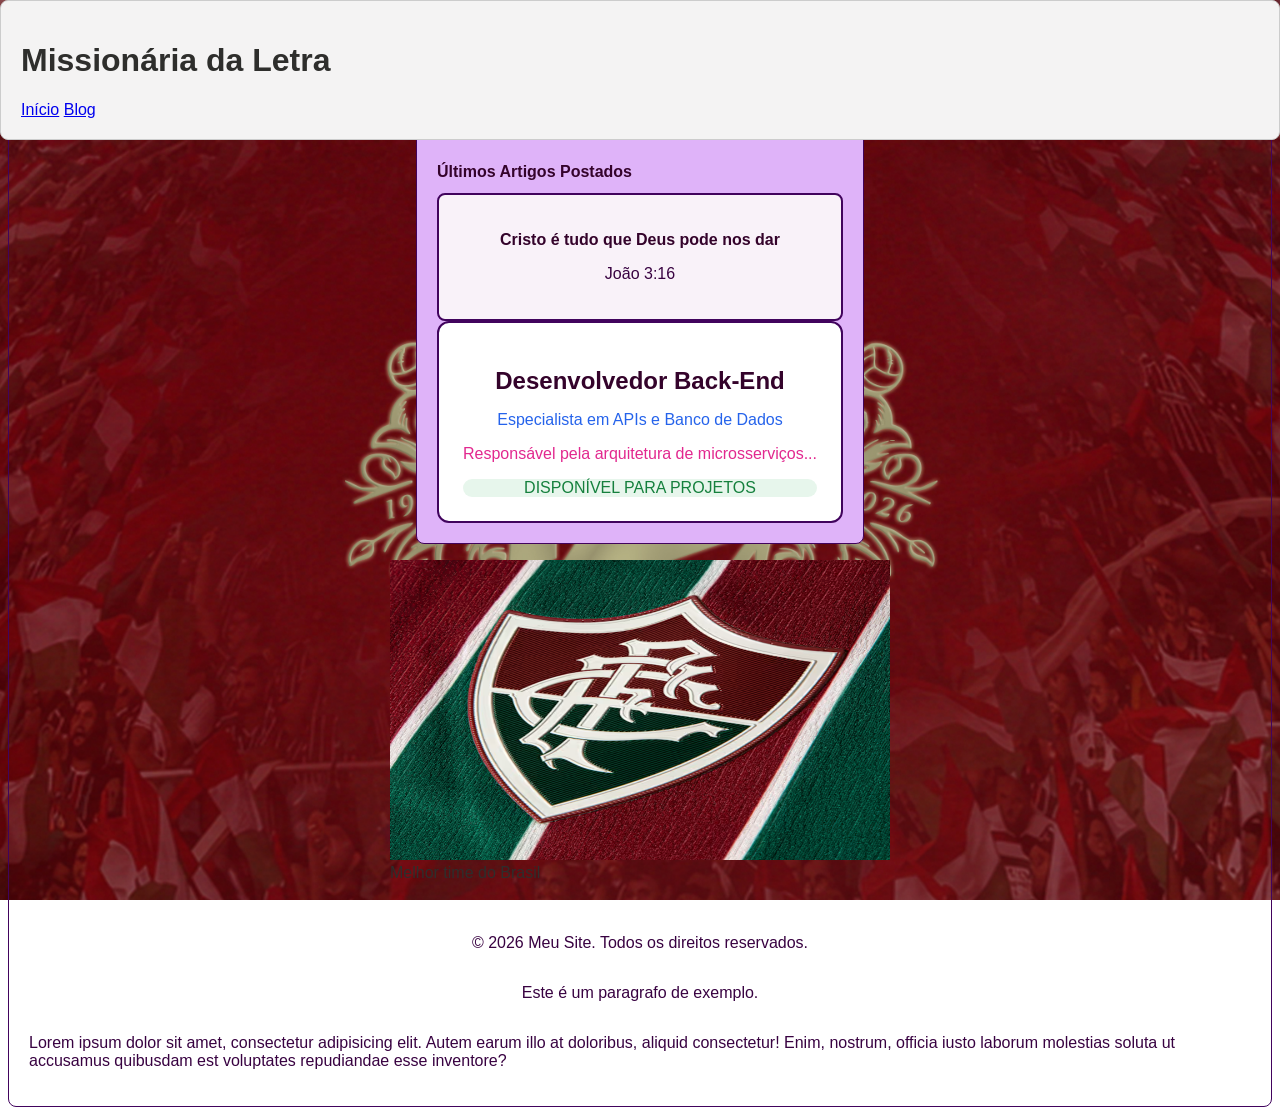
<file: index.html>
<!-- Declaração da versão HTML5 para o navegador -->
<!DOCTYPE html>

<!-- Elemento raiz com definição do idioma -->
<html lang="pt-br">

<!-- Início da seção de configurações e metadados (não visível na página) -->
<head>

<!-- Define a codificação para suporte correto a acentuação -->
    <meta charset="UTF-8">

    <!-- Configura a escala da tela para dispositivos móveis -->
    <meta name="viewport" content="width=device-width, initial-scale=1.0">

    <!-- Define o título que será exibido na aba do navegador -->
    <title>Document</title>
</head>

<!-- Início do corpo da página -->
<body>

    <!-- Título principal da página -->
   <!DOCTYPE html>
<html lang="pt-BR">
    <head>
        <meta charset="UTF-8">
        <title>Exemplo Semântico</title>
        <link rel="stylesheet" href="style.css">
    </head>
    <body>
        <!-- <img src="/assets/Flu 124 anos.jpeg" alt="Melhor time do Rio" class="Flu 124 anos"> -->
        <header>
            <h1>Missionária da Letra</h1>
            <nav>
                <a href="#home">Início</a>
                <a href="#blog">Blog</a>
            </nav>
        </header>

        <main class="content">
            <section id="blog">
                <h2>Últimos Artigos Postados</h2>
                <article>
                    

                    <h3>Cristo é tudo que Deus pode nos dar</h3>
                    <p>João 3:16</p>
                
                    </p>
                </article>
                <article class="cartao-perfil">
                    <h2 class="cartao-titulo">
                        Desenvolvedor Back-End
                    </h2>
                    <p class="cartao-subtitulo">
                        Especialista em APIs e Banco de Dados
                    </p>
                    <p class="cartao-descricao">
                        Responsável pela arquitetura de microsserviços...
                    </p>
                    <div class="cartao-status">
                        Disponível para Projetos
                    </div>
                </article>
            </section>
            <figure><img src="assets/png.avif" alt="Melhor Time do Rio" width="500" height="300" loading="lazy">
                
                <figcaption>Melhor time do Brasil</figcaption>
            </figure>
    
        </main>

        <footer>
            <p>© 2026 Meu Site. Todos os direitos reservados.</p>
        </footer>
    </body>
</html>

   <!-- Paragrafo de exemplo -->
   <p>Este é um paragrafo de exemplo.</p>

   <!-- Paragrafo com texto lorem ipsum -->
   <p>Lorem ipsum dolor sit amet, consectetur adipisicing elit. Autem earum illo at doloribus, aliquid consectetur! Enim, nostrum, officia iusto laborum molestias soluta ut accusamus quibusdam est voluptates repudiandae esse inventore?</p>
</body>
<!-- </html> -->
</file>
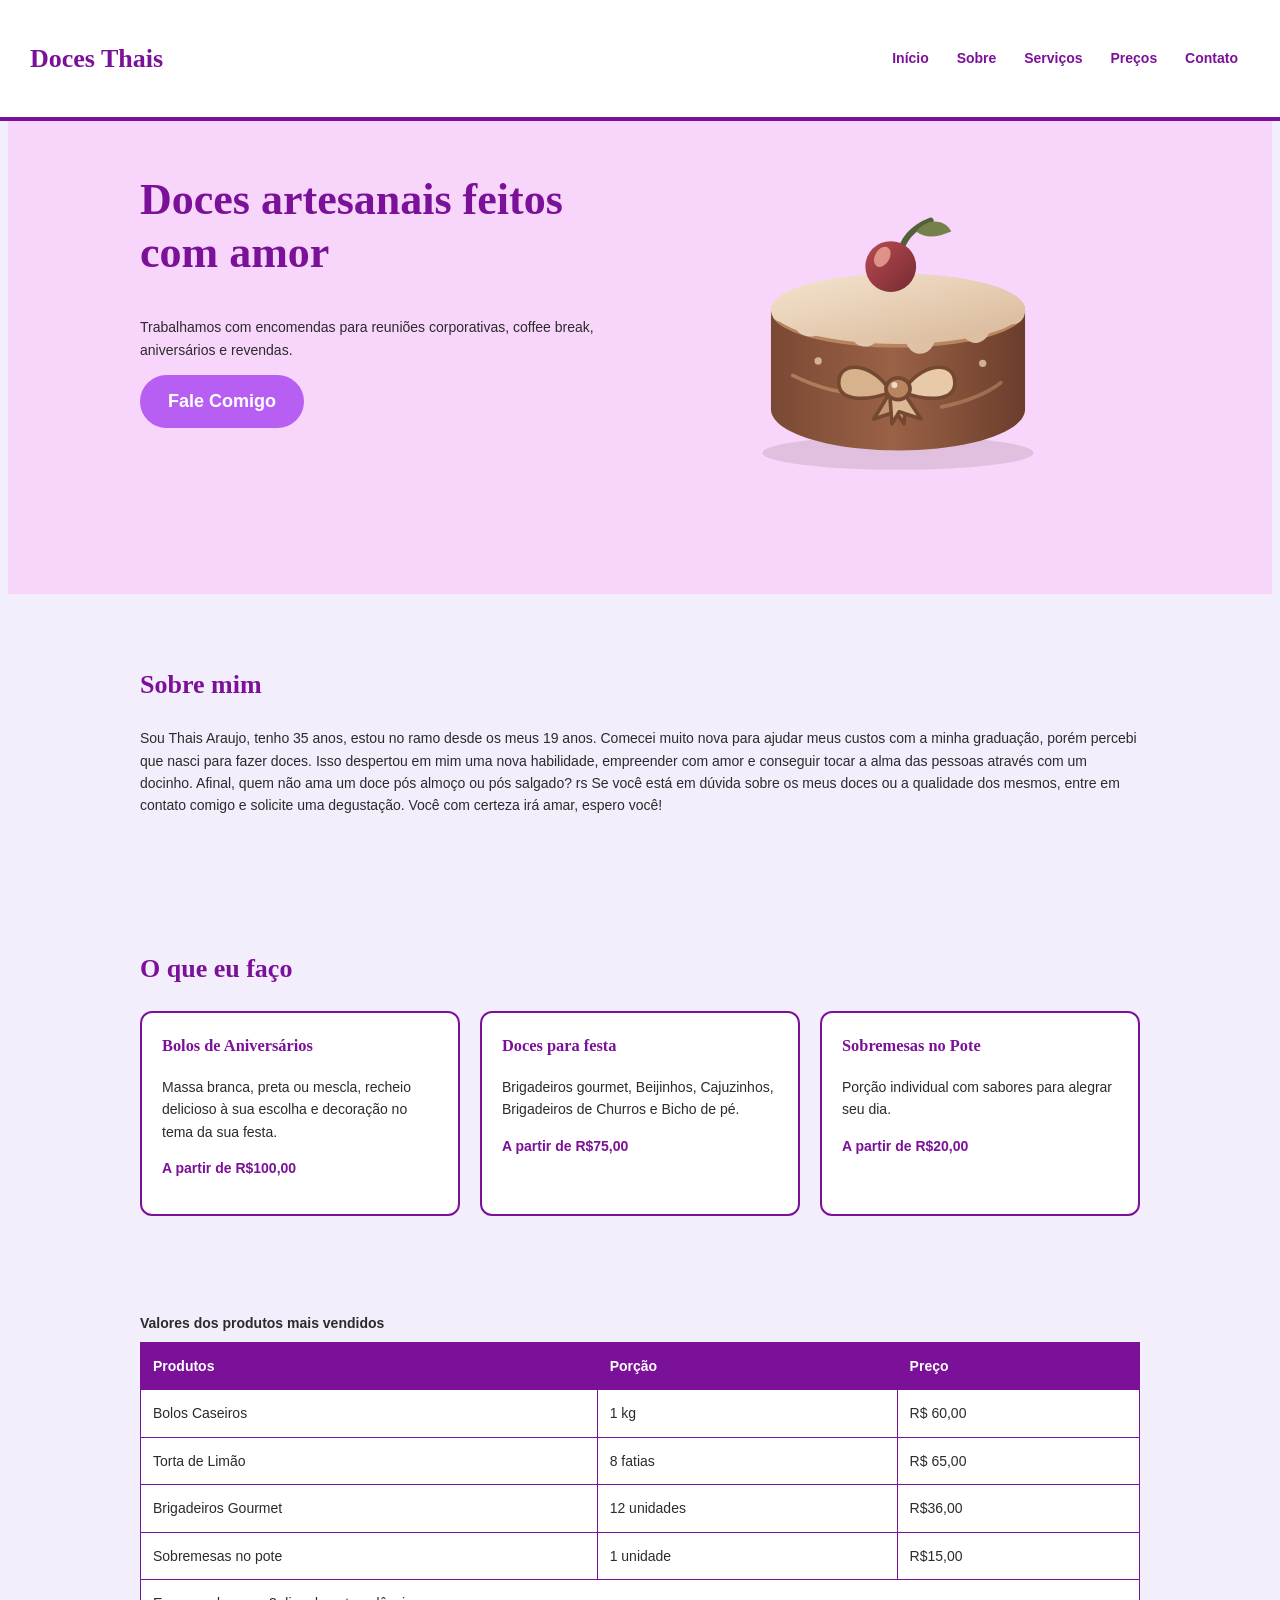
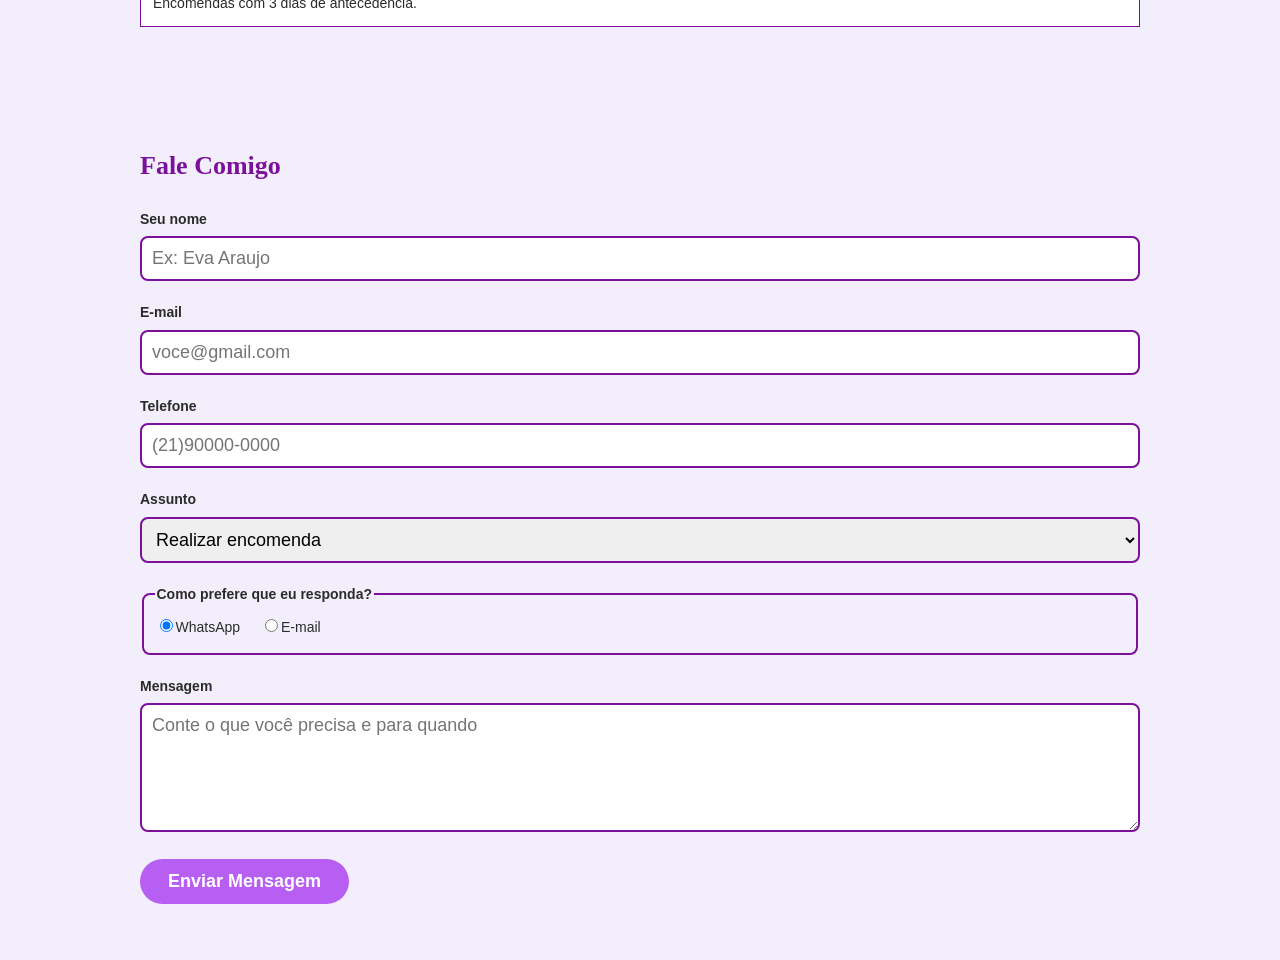
<file: doces_Thais.html>
<!DOCTYPE html>
<html lang="pt-br">

<head>
    <meta charset="UTF-8">
    <meta name="viewport" content="width=device-width, initial-scale=1.0">
    <title>Document</title>
    <link rel="stylesheet" href="style2.css">
</head>

<body>
    <header>
        <h2 class="bobeira da thais">Doces Thais</h2>
        <nav>
            <a href="inicio">Início</a>
            <a href="sobre">Sobre</a>
            <a href="serviços">Serviços</a>
            <a href="preços">Preços</a>
            <a href="contato">Contato</a>

        </nav>
    </header>
    <main>
        <section id="inicio" class="banner">
            <div class="conteudo">
                <div class="banner-texto">
                    <h1>Doces artesanais feitos com amor</h1>
                    <p>Trabalhamos com encomendas para reuniões corporativas, coffee break, aniversários e revendas.</p>
                    <a class="botao" href="#contato">Fale Comigo</a>
                </div>
                <div class="banner-imagem">
                    <img src="assets/bolo-marrom.svg" alt="Bolo Marrom" width="500" height="300" loading="lazy">
                </div>
            </div>
        </section>

        <section id="sobre">
            <div class="conteudo">
                <h2>Sobre mim</h2>
                <p>
                    Sou Thais Araujo, tenho 35 anos, estou no ramo desde os meus 19 anos. Comecei muito nova para ajudar
                    meus custos com a minha graduação, porém percebi que nasci para fazer doces. Isso despertou em mim
                    uma nova habilidade, empreender com amor e conseguir tocar a alma das pessoas através com um
                    docinho. Afinal, quem não ama um doce pós almoço ou pós salgado? rs Se você está em dúvida sobre os
                    meus doces ou a qualidade dos mesmos, entre em contato comigo e solicite uma degustação. Você com
                    certeza irá amar, espero você!
                </p>
            </div>
        </section>
        <section id="serviços">
            <div class="conteudo">
                <h2>O que eu faço</h2>
                <div class="cards">

                    <article class="card">
                        <h3>Bolos de Aniversários</h3>
                        <p>Massa branca, preta ou mescla, recheio delicioso à sua escolha e decoração no tema da sua
                            festa.</p>
                        <p class="card-preco">A partir de R$100,00</p>
                    </article>

                    <article class="card">
                        <h3>Doces para festa</h3>
                        <p>Brigadeiros gourmet, Beijinhos, Cajuzinhos, Brigadeiros de Churros e Bicho de pé.</p>
                        <p class="card-preco">A partir de R$75,00</p>
                    </article>

                    <article class="card">
                        <h3>Sobremesas no Pote</h3>
                        <p>Porção individual com sabores para alegrar seu dia.</p>
                        <p class="card-preco">A partir de R$20,00</p>
                    </article>
                </div>
            </div>
        </section>
        <section id="precos">
            <div class="conteudo">
                <table class="tabela">
                    <caption>Valores dos produtos mais vendidos</caption>
                    <thead>
                        <tr>
                            <th scope="col">Produtos</th>
                            <th scope="col">Porção</th>
                            <th scope="col">Preço</th>
                        </tr>
                    </thead>
                    <tbody>
                        <tr>
                            <td>Bolos Caseiros</td>
                            <td>1 kg</td>
                            <td>R$ 60,00</td>
                        </tr>
                        <tr>
                            <td>Torta de Limão</td>
                            <td>8 fatias</td>
                            <td>R$ 65,00</td>
                        </tr>
                        <tr>
                            <td>Brigadeiros Gourmet</td>
                            <td>12 unidades</td>
                            <td>R$36,00</td>
                        </tr>
                        <tr>
                            <td>Sobremesas no pote</td>
                            <td>1 unidade</td>
                            <td>R$15,00</td>
                        </tr>
                    </tbody>
                    <tfoot>
                        <tr>
                            <td colspan="3">Encomendas com 3 dias de antecedência.</td>
                        </tr>
                    </tfoot>
                </table>
            </div>
        </section>
        <section id="contato">
            <div class="conteudo">
                <h2>Fale Comigo</h2>
                <form action="#" method="get">
                    <div class="campo">
                        <label for="nome">Seu nome</label>
                        <input type="text" id="nome" name="nome" placeholder="Ex: Eva Araujo" required>
                    </div>

                    <div class="campo">
                        <label for="email">E-mail</label>
                        <input type="email" id="email" name="email" placeholder="voce@gmail.com" required>
                    </div>

                    <div class="campo">
                        <label for="telefone">Telefone</label>
                        <input type="tel" id="telefone" name="telefone" placeholder="(21)90000-0000">
                    </div>

                    <div class="campo">
                        <label for="assunto">Assunto</label>
                        <select id="assunto" name="assunto">
                            <option value="encomenda">Realizar encomenda</option>
                            <option value="orcamento">Solicitar orçamento</option>
                            <option value="duvida">Tirar dúvidas</option>
                        </select>
                    </div>

                    <div>
                        <fieldset class="campo">
                            <legend>Como prefere que eu responda?</legend>
                            <label class="opcao"><input type="radio" name="resposta" value="WhatsApp"
                                    checked>WhatsApp</label>
                            <label class="opcao"><input type="radio" name="resposta" value="email">E-mail</label>
                        </fieldset>
                    </div>

                    <div class="campo">
                        <label for="mensagem">Mensagem</label>
                        <textarea id="mensagem" name="mensagem" rows="5"
                            placeholder="Conte o que você precisa e para quando"></textarea>
                    </div>

                    <button type="submit" class="botao">Enviar Mensagem</button>
                </form>
            </div>
        </section>
    </main>

    <!-- Script para restringir a inserção de dados fora do padrão: -->
    <script>
        const nome = document.getElementById('nome');
        const email = document.getElementById('email');
        const telefone = document.getElementById('telefone');

        // Nome: remove tudo que não for letra, espaço, apóstrofo ou hífen
        nome.addEventListener('input', () => {
            nome.value = nome.value.replace(/[^\p{L}' \-]/gu, '');
        });

        // E-mail: não permite espaços
        email.addEventListener('input', () => {
            email.value = email.value.replace(/\s/g, '');
        });

        // Telefone: só números, formatados como (21) 90000-0000
        telefone.addEventListener('input', () => {
            const d = telefone.value.replace(/\D/g, '').slice(0, 11);
            let formatado = d;

            if (d.length > 6) {
                const corte = d.length === 11 ? 7 : 6;
                formatado = `(${ d.slice(0, 2) }) ${ d.slice(2, corte) } -${ d.slice(corte)}`;
            } else if (d.length > 2) {
                formatado = `(${ d.slice(0, 2) }) ${ d.slice(2) }`;
            } else if (d.length > 0) {
                formatado = `(${ d }`;
            }

            telefone.value = formatado;
        });
    </script>
</body>

</html>
</file>
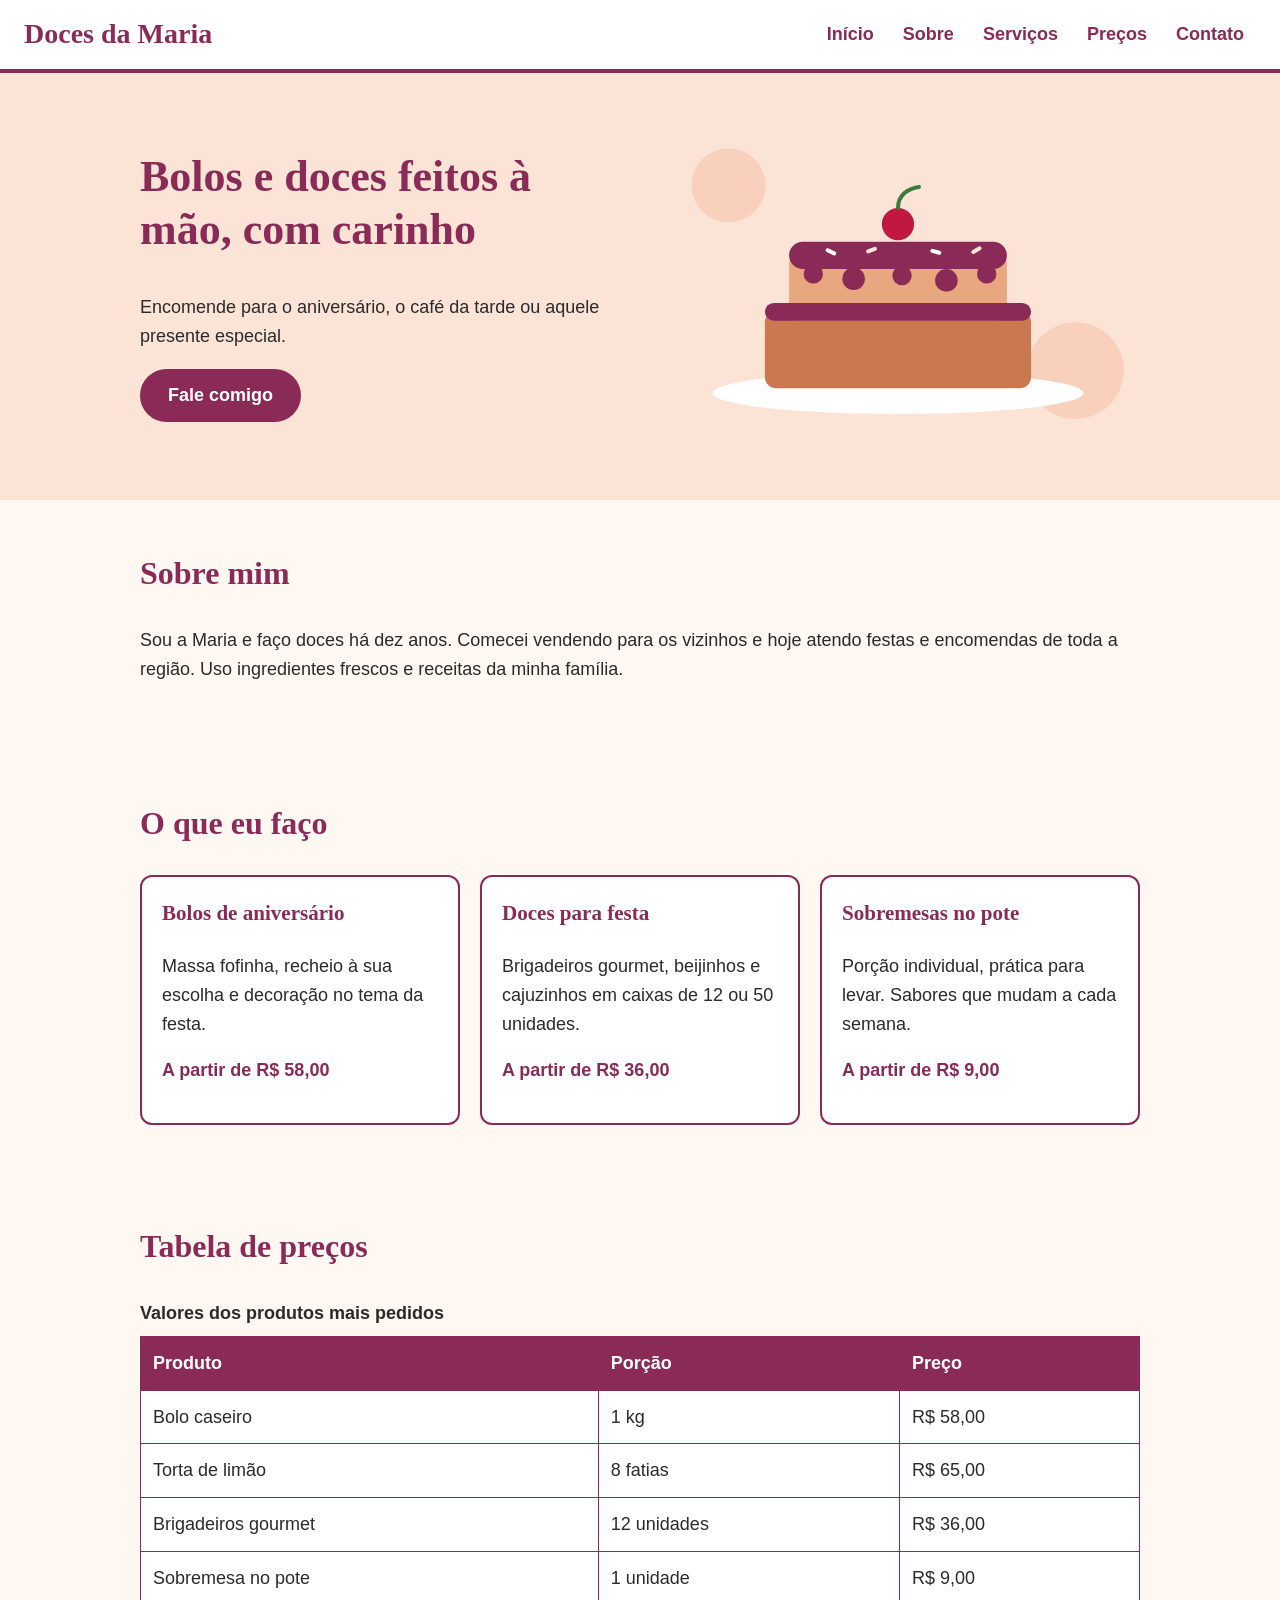
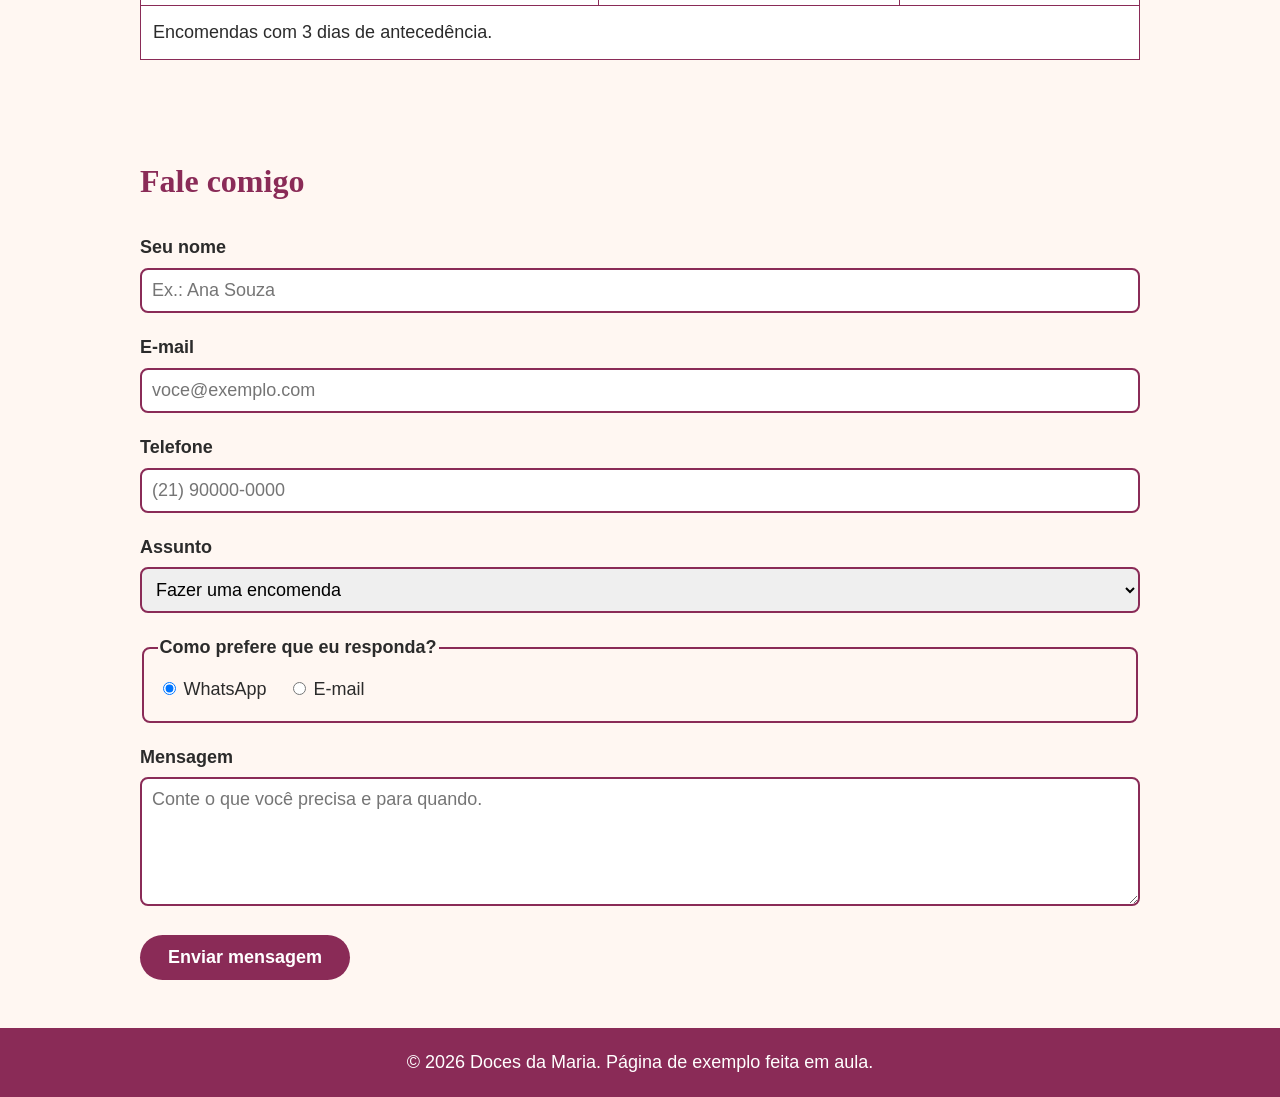
<file: pagina-modelo-doces-da-maria.html>
<!DOCTYPE html>
<html lang="pt-BR" xmlns:mso="urn:schemas-microsoft-com:office:office" xmlns:msdt="uuid:C2F41010-65B3-11d1-A29F-00AA00C14882">
<head>
    <meta charset="UTF-8">
    <!-- AULA 8: esta linha faz a página se ajustar à tela do celular -->
    <meta name="viewport" content="width=device-width, initial-scale=1.0">
    <title>Doces da Maria | Confeitaria artesanal</title>

    <!--
        PÁGINA-MODELO: o objetivo final das alunas na aula 9.
        Negócio fictício, só para mostrar o resultado. Cada aluna cria a página do seu próprio tema.

        Para ficar igual ao que se ensina em aula:
        1. Copie tudo o que está dentro da tag <style> para um arquivo chamado style.css.
        2. Apague a tag <style> e coloque no lugar:
           <link rel="stylesheet" href="style.css">
        3. Salve a imagem do banner numa pasta assets e troque o src da imagem
           por assets/bolo.jpg (o endereço longo que começa com "data:" é só para
           este arquivo funcionar sozinho).
    -->
    <style>
        /* ---------- AULA 5: tags (cores e fonte da página) ---------- */
        body {
            margin: 0;
            font-family: Arial, Helvetica, sans-serif;
            font-size: 18px;
            line-height: 1.6;
            color: #2b2b2b;
            background-color: #fff7f2;
        }

        h1, h2, h3, .logo {
            font-family: Georgia, "Times New Roman", serif;
            color: #8a2b57;
        }

        h2 {
            font-size: 32px;
            margin-top: 0;
        }

        a {
            color: #8a2b57;
        }

        img {
            max-width: 100%;   /* a imagem nunca passa da largura da tela */
            height: auto;
        }

        section {
            padding: 48px 24px;
        }

        /* guarda o conteúdo num bloco centralizado */
        .conteudo {
            max-width: 1000px;
            margin: 0 auto;
        }

        /* ---------- AULA 5: classes do topo e do banner ---------- */
        header {
            background-color: #ffffff;
            border-bottom: 4px solid #8a2b57;
            padding: 12px 24px;
            display: flex;
            flex-wrap: wrap;
            justify-content: space-between;
            align-items: center;
            gap: 8px;
        }

        .logo {
            font-size: 28px;
            font-weight: bold;
            margin: 0;
        }

        nav a {
            display: inline-block;
            padding: 8px 12px;
            text-decoration: none;
            font-weight: bold;
        }

        nav a:hover {
            background-color: #8a2b57;
            color: #ffffff;
        }

        .banner {
            background-color: #fbe3d6;
        }

        .banner .conteudo {
            display: flex;
            flex-wrap: wrap;
            align-items: center;
            gap: 32px;
        }

        .banner-texto {
            flex: 1 1 320px;
        }

        .banner-imagem {
            flex: 1 1 320px;
        }

        .banner h1 {
            font-size: 44px;
            line-height: 1.2;
            margin-top: 0;
        }

        /* ---------- AULA 6: botão e cards (classes) ---------- */
        .botao {
            display: inline-block;
            background-color: #8a2b57;
            color: #ffffff;
            padding: 12px 28px;
            border-radius: 30px;
            text-decoration: none;
            font-weight: bold;
            border: none;
            font-size: 18px;
            cursor: pointer;
        }

        .botao:hover {
            background-color: #5e1a3b;
        }

        .cards {
            display: flex;
            flex-wrap: wrap;
            gap: 20px;
        }

        .card {
            flex: 1 1 250px;
            background-color: #ffffff;
            border: 2px solid #8a2b57;
            border-radius: 12px;
            padding: 20px;
        }

        .card h3 {
            margin-top: 0;
        }

        .card-preco {
            font-weight: bold;
            color: #8a2b57;
        }

        /* ---------- AULA 6: tabela de preços ---------- */
        .tabela {
            width: 100%;
            border-collapse: collapse;
            background-color: #ffffff;
        }

        .tabela th {
            background-color: #8a2b57;
            color: #ffffff;
            text-align: left;
        }

        .tabela th,
        .tabela td {
            padding: 12px;
            border: 1px solid #8a2b57;
        }

        .tabela td:last-child {
            white-space: nowrap;   /* o preço não quebra de linha */
        }

        .tabela tbody tr:hover {
            background-color: #fbe3d6;
        }

        .tabela caption {
            text-align: left;
            padding-bottom: 8px;
            font-weight: bold;
        }

        /* ---------- AULA 7: formulário ---------- */
        .campo {
            margin-bottom: 20px;
        }

        .campo label,
        legend {
            display: block;
            font-weight: bold;
            margin-bottom: 6px;
        }

        .campo input[type="text"],
        .campo input[type="email"],
        .campo input[type="tel"],
        .campo select,
        .campo textarea {
            width: 100%;
            box-sizing: border-box;
            padding: 10px;
            font-size: 18px;
            border: 2px solid #8a2b57;
            border-radius: 8px;
            font-family: Arial, Helvetica, sans-serif;
        }

        fieldset {
            border: 2px solid #8a2b57;
            border-radius: 8px;
        }

        .campo label.opcao {
            display: inline-block;
            font-weight: normal;
            margin-right: 16px;
        }

        /* contorno visível para quem navega só com a tecla Tab */
        a:focus,
        input:focus,
        select:focus,
        textarea:focus,
        button:focus {
            outline: 4px solid #1b4dd8;
            outline-offset: 2px;
        }

        /* ---------- rodapé ---------- */
        footer {
            background-color: #8a2b57;
            color: #ffffff;
            text-align: center;
            padding: 20px 24px;
        }

        footer p {
            margin: 0;
        }

        /* ---------- AULA 8: responsivo (telas até 700 px) ---------- */
        @media (max-width: 700px) {
            body {
                font-size: 17px;
            }

            .banner h1 {
                font-size: 34px;
            }

            h2 {
                font-size: 28px;
            }

            section {
                padding: 32px 16px;
            }

            .tabela th,
            .tabela td {
                padding: 8px;
            }
        }
    </style>

<!--[if gte mso 9]><xml>
<mso:CustomDocumentProperties>
<mso:_ApprovalStatus msdt:dt="string">0</mso:_ApprovalStatus>
<mso:_ApprovalAssignedTo msdt:dt="string"></mso:_ApprovalAssignedTo>
<mso:_ApprovalRespondedBy msdt:dt="string"></mso:_ApprovalRespondedBy>
</mso:CustomDocumentProperties>
</xml><![endif]-->
</head>
<body>

    <!-- AULA 5: topo com menu (links de âncora) -->
    <header>
        <p class="logo">Doces da Maria</p>
        <nav aria-label="Menu principal">
            <a href="#inicio">Início</a>
            <a href="#sobre">Sobre</a>
            <a href="#servicos">Serviços</a>
            <a href="#precos">Preços</a>
            <a href="#contato">Contato</a>
        </nav>
    </header>

    <main>
        <!-- AULA 5: banner com imagem -->
        <section id="inicio" class="banner">
            <div class="conteudo">
                <div class="banner-texto">
                    <h1>Bolos e doces feitos à mão, com carinho</h1>
                    <p>Encomende para o aniversário, o café da tarde ou aquele presente especial.</p>
                    <a class="botao" href="#contato">Fale comigo</a>
                </div>
                <div class="banner-imagem">
                    <img src="[data-uri]"
                         alt="Bolo de camadas com cobertura de framboesa e uma cereja no topo"
                         width="600" height="400">
                </div>
            </div>
        </section>

        <!-- AULA 5: seção Sobre -->
        <section id="sobre">
            <div class="conteudo">
                <h2>Sobre mim</h2>
                <p>
                    Sou a Maria e faço doces há dez anos. Comecei vendendo para os vizinhos
                    e hoje atendo festas e encomendas de toda a região. Uso ingredientes
                    frescos e receitas da minha família.
                </p>
            </div>
        </section>

        <!-- AULA 6: serviços em cards (mesma classe nos três) -->
        <section id="servicos">
            <div class="conteudo">
                <h2>O que eu faço</h2>
                <div class="cards">
                    <article class="card">
                        <h3>Bolos de aniversário</h3>
                        <p>Massa fofinha, recheio à sua escolha e decoração no tema da festa.</p>
                        <p class="card-preco">A partir de R$ 58,00</p>
                    </article>
                    <article class="card">
                        <h3>Doces para festa</h3>
                        <p>Brigadeiros gourmet, beijinhos e cajuzinhos em caixas de 12 ou 50 unidades.</p>
                        <p class="card-preco">A partir de R$ 36,00</p>
                    </article>
                    <article class="card">
                        <h3>Sobremesas no pote</h3>
                        <p>Porção individual, prática para levar. Sabores que mudam a cada semana.</p>
                        <p class="card-preco">A partir de R$ 9,00</p>
                    </article>
                </div>
            </div>
        </section>

        <!-- AULA 6: tabela de preços -->
        <section id="precos">
            <div class="conteudo">
                <h2>Tabela de preços</h2>
                <table class="tabela">
                    <caption>Valores dos produtos mais pedidos</caption>
                    <thead>
                        <tr>
                            <th scope="col">Produto</th>
                            <th scope="col">Porção</th>
                            <th scope="col">Preço</th>
                        </tr>
                    </thead>
                    <tbody>
                        <tr>
                            <td>Bolo caseiro</td>
                            <td>1 kg</td>
                            <td>R$ 58,00</td>
                        </tr>
                        <tr>
                            <td>Torta de limão</td>
                            <td>8 fatias</td>
                            <td>R$ 65,00</td>
                        </tr>
                        <tr>
                            <td>Brigadeiros gourmet</td>
                            <td>12 unidades</td>
                            <td>R$ 36,00</td>
                        </tr>
                        <tr>
                            <td>Sobremesa no pote</td>
                            <td>1 unidade</td>
                            <td>R$ 9,00</td>
                        </tr>
                    </tbody>
                    <tfoot>
                        <tr>
                            <td colspan="3">Encomendas com 3 dias de antecedência.</td>
                        </tr>
                    </tfoot>
                </table>
            </div>
        </section>

        <!-- AULA 7: formulário de contato (só a parte visual, não envia nada) -->
        <section id="contato">
            <div class="conteudo">
                <h2>Fale comigo</h2>
                <form action="#" method="get">
                    <div class="campo">
                        <label for="nome">Seu nome</label>
                        <input type="text" id="nome" name="nome" placeholder="Ex.: Ana Souza" required>
                    </div>

                    <div class="campo">
                        <label for="email">E-mail</label>
                        <input type="email" id="email" name="email" placeholder="voce@exemplo.com" required>
                    </div>

                    <div class="campo">
                        <label for="telefone">Telefone</label>
                        <input type="tel" id="telefone" name="telefone" placeholder="(21) 90000-0000">
                    </div>

                    <div class="campo">
                        <label for="assunto">Assunto</label>
                        <select id="assunto" name="assunto">
                            <option value="encomenda">Fazer uma encomenda</option>
                            <option value="orcamento">Pedir um orçamento</option>
                            <option value="duvida">Tirar uma dúvida</option>
                        </select>
                    </div>

                    <fieldset class="campo">
                        <legend>Como prefere que eu responda?</legend>
                        <label class="opcao"><input type="radio" name="resposta" value="whatsapp" checked> WhatsApp</label>
                        <label class="opcao"><input type="radio" name="resposta" value="email"> E-mail</label>
                    </fieldset>

                    <div class="campo">
                        <label for="mensagem">Mensagem</label>
                        <textarea id="mensagem" name="mensagem" rows="5" placeholder="Conte o que você precisa e para quando."></textarea>
                    </div>

                    <button type="submit" class="botao">Enviar mensagem</button>
                </form>
            </div>
        </section>
    </main>

    <footer>
        <p>© 2026 Doces da Maria. Página de exemplo feita em aula.</p>
    </footer>

</body>
</html>
</file>
<file: style.css>
/* Criar um estilo para página, tais como cores e fontes das letras */

body {
    font-family: 'Segoe UI', sans-serif;
    /* background-color: #fcf6fc; */
    display: flex;
    flex-direction: column;
    align-items: center;
    color:rgb(46, 46, 44);
    border: 1px solid #41035d;
    border-radius: 8px;
    padding: 100px 20px 20px 20px;
    /* Propriedade para a imagem de fundo */
    background-image: url('/assets/Flu\ 124\ anos.jpeg');
    background-size: cover;
    background-position: center;
    background-repeat: no-repeat;
    background-attachment: fixed;
}



/* Estilo para a seção principal */
header{
    position: fixed;
    top: 0;
    left: 0;
    right: 0;
    z-index: 1000;
    background-color: #f4f3f3;
    border: 1px solid #CCCCCC;
    border-radius: 8px;
    padding: 20px;
    box-sizing: border-box;

}

section {
    background-color: #dfb3f9;
    border: 1px solid #41035d;
    border-radius: 8px;
    padding: 20px;
}
/* Estilo para os artigos */

article {
    background-color: #f9f2f9;
    border: 2px solid #41035d;
    border-radius: 8px;
    padding: 20px;
    text-align: center;
}
/* Estilo para o cabeçalho */

h2, h3 {
    /* Toda vez que precisar trocar a cor do texto, declare a tag que contenha o texto que vai trocar de cor e chame o argumento color */
    color: #34032b;
    font-family: 'Arial', sans-serif;
    font-size: 16px;
    margin-bottom: 12px;
}
/* Cor para a letra de todo o site */

p {
    color: rgb(56, 2, 65);
}
.content {
    display: flex;
    /* color: #34032b; */
    flex-direction: column;
    align-items: center;
    justify-content: center;
    padding: 20px;
}
.cartao-perfil {
    font-family: 'Segoe UI', sans-serif;
    background-color: #ffffff;
    padding: 24px;
    border-radius: 8px;
    border: 2px solid #41035d;
    border-radius: 12px;
    background-repeat: ;
}
.cartao-titulo {
    font-size: 1.5rem;
    front-weight: 700;
}
.cartao-subtitulo {
    color: #2563eb;
    front-weight: 600;
}
.cartao-descricao {
    color: #e2288f;
}
.cartao-status {
    color: #15803d;
    background-color: rgba(22, 163, 74, 0.1);
    text-transform: uppercase;
    border-radius: 9999px;
}
</file>
<file: style2.css>
body {
            margin: 2;
            font-family: Arial, Helvetica, sans-serif;
            font-size: 14px;
            line-height: 1.6;
            color: #2b2b2b;
            background-color: #f3eefb;
            
        }

        h1, h2, h3, .logo {
            font-family: Georgia, "Times New Roman", serif;
            color: #7b1198;
        }
        

        h2 {
            font-size: 26px;
            /* margin-top: 0; */
        }

        a {
            color: #7b1198;
        }

        img {
            max-width: 100%;   /* a imagem nunca passa da largura da tela */
            height: auto;
        }

        section {
            padding: 48px 24px;
        }

        /* guarda o conteúdo num bloco centralizado */
        .conteudo {
            max-width: 1000px;
            margin: 0 auto;
        }

       
        /* ---------- AULA 5: classes do topo e do banner ---------- */
        header {
            background-color: #ffffff;
            border-bottom: 4px solid #7b1198;
            padding: 16px 30px;
            display: flex;
            flex-wrap: wrap;
            justify-content: space-between;
            align-items: center;
            gap: 8px;

            /* Propriedades adicionadas para fixar o menu no topo */
            position: fixed;
            top: 0;
            left: 0;
            right: 0;
            z-index: 1000;
        }

        .logo {
            font-size: 28px;
            font-weight: bold;
            margin: 0;
        }

        nav a {
            display: inline-block;
            padding: 8px 12px;
            text-decoration: none;
            font-weight: bold;
        }

        nav a:hover {
            background-color: #e7a8f7;
            color: #ffffff;
        }

        .banner {
            background-color: #f8d6fb;
        }

        .banner .conteudo {
            display: flex;
            flex-wrap: wrap;
            align-items: center;
            gap: 32px;
        }

        .banner-texto {
            flex: 1 1 320px;
        }

        .banner-imagem {
            flex: 1 1 320px;
        }

        .banner h1 {
            font-size: 44px;
            line-height: 1.2;
            margin-top: 0;
        }
        .botao {
            display: inline-block;
            background-color: #b75ef3;
            color: #ffffff;
            padding: 12px 28px;
            border-radius: 30px;
            text-decoration: none;
            font-weight: bold;
            border: none;
            font-size: 18px;
            cursor: pointer;
        }

        .botao:hover {
            background-color: #9f2cbb;
        }

        .cards {
            display: flex;
            flex-wrap: wrap;
            gap: 20px;
        }

        .card {
            flex: 1 1 250px;
            background-color: #ffffff;
            border: 2px solid #7b1198;
            border-radius: 12px;
            padding: 20px;
        }

        .card h3 {
            margin-top: 0;
        }

        .card-preco {
            font-weight: bold;
            color: #7b1198;
        }

        /* ---------- AULA 6: tabela de preços ---------- */
        .tabela {
            width: 100%;
            border-collapse: collapse;
            background-color: #ffffff;
        }

        .tabela th {
            background-color: #7b1198;
            color: #ffffff;
            text-align: left;
        }

        .tabela th,
        .tabela td {
            padding: 12px;
            border: 1px solid #7b1198;
        }

        .tabela td:last-child {
            white-space: nowrap;   /* o preço não quebra de linha */
        }

        .tabela tbody tr:hover {
            background-color: #f5e6fb;
        }

        .tabela caption {
            text-align: left;
            padding-bottom: 8px;
            font-weight: bold;
        }
        .campo {
            margin-bottom: 20px;
        }

        .campo label,
        legend {
            display: block;
            font-weight: bold;
            margin-bottom: 6px;
        }

        .campo input[type="text"],
        .campo input[type="email"],
        .campo input[type="tel"],
        .campo select,
        .campo textarea {
            width: 100%;
            box-sizing: border-box;
            padding: 10px;
            font-size: 18px;
            border: 2px solid #7b1198;
            border-radius: 8px;
            font-family: Arial, Helvetica, sans-serif;
        }

        fieldset {
            border: 2px solid #7b1198;
            border-radius: 8px;
        }

        .campo label.opcao {
            display: inline-block;
            font-weight: normal;
            margin-right: 16px;
        }

        /* contorno visível para quem navega só com a tecla Tab */
        a:focus,
        input:focus,
        select:focus,
        textarea:focus,
        button:focus {
            outline: 4px solid #1b4dd8;
            outline-offset: 2px;
        }

        /* ---------- rodapé ---------- */
        footer {
            background-color: #7b1198;
            color: #ffffff;
            text-align: center;
            padding: 20px 24px;
        }

        footer p {
            margin: 0;
        }
/* ---------- AULA 8: responsivo (telas até 700 px) ---------- */
        @media (max-width: 700px) {
            body {
                font-size: 17px;
            }

            .banner h1 {
                font-size: 34px;
            }

            h2 {
                font-size: 28px;
            }

            section {
                padding: 32px 16px;
            }

            .tabela th,
            .tabela td {
                padding: 8px;
            }
        }
</file>
